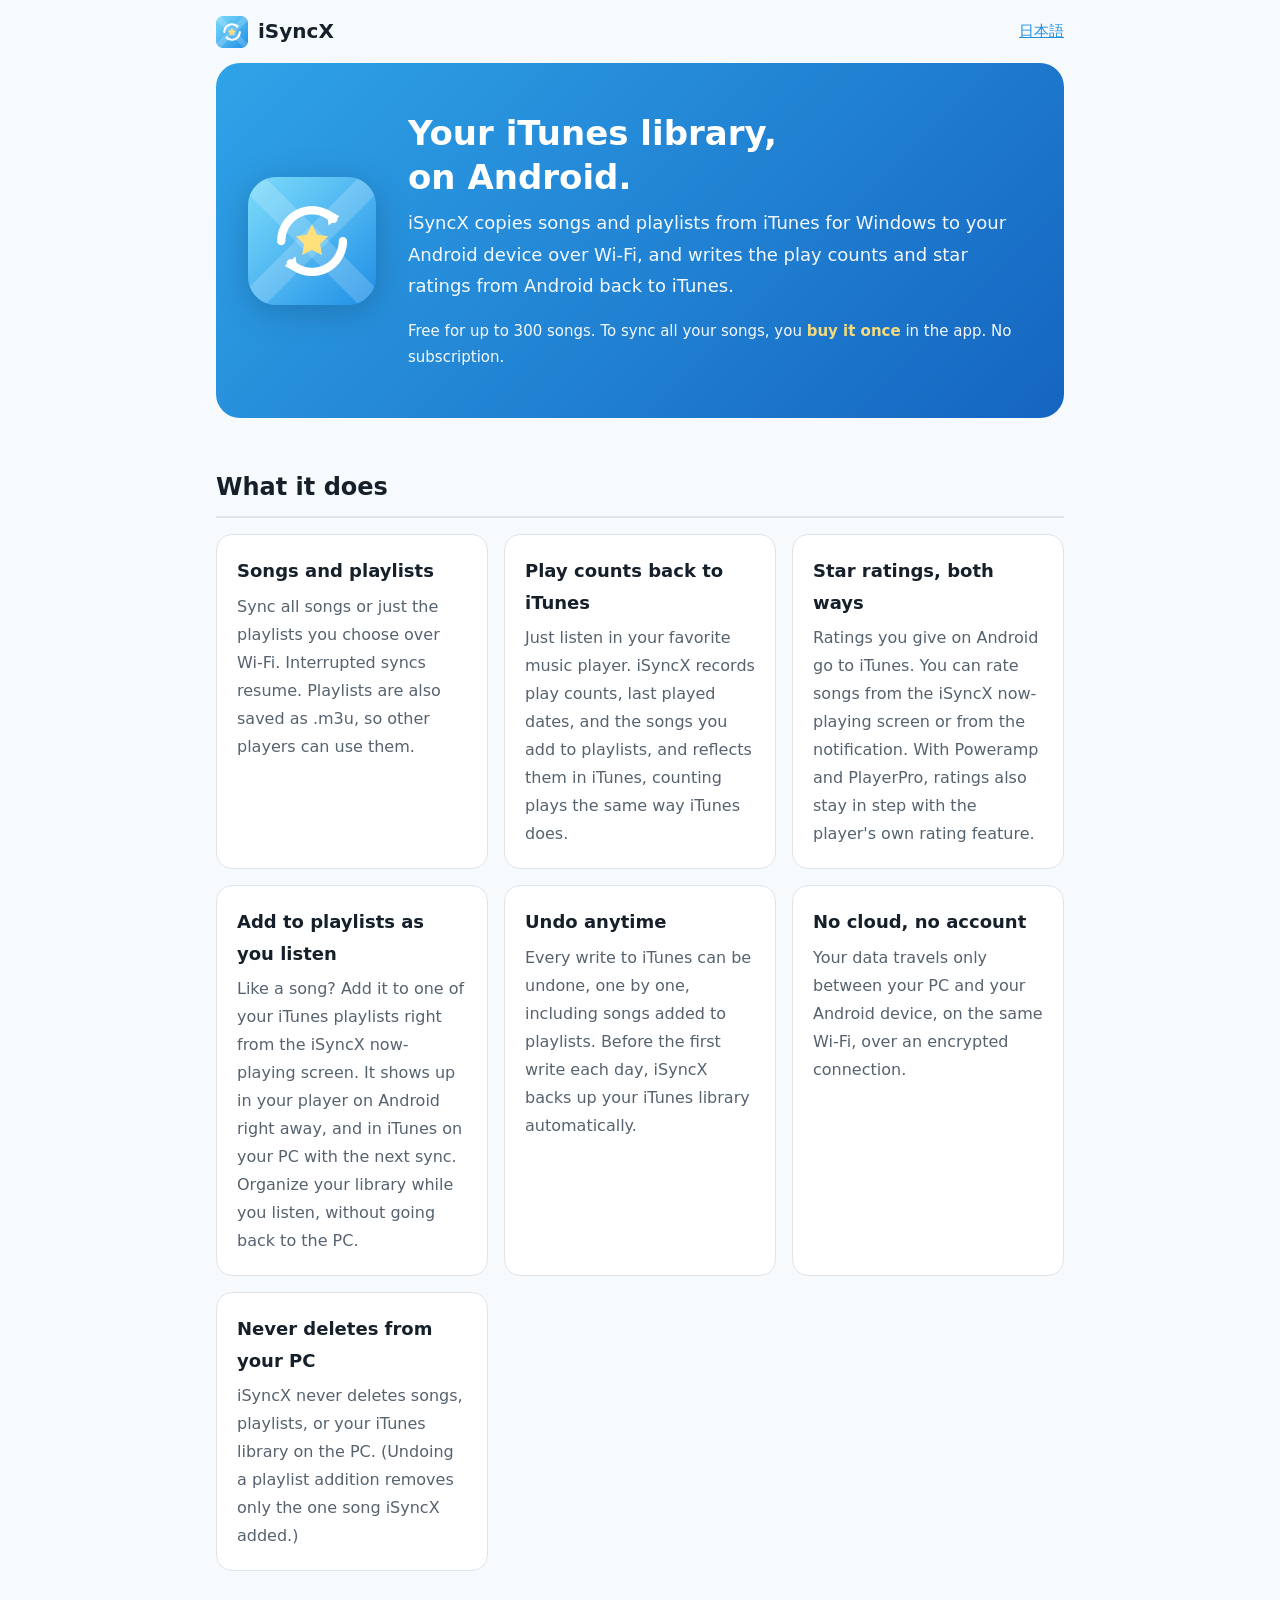
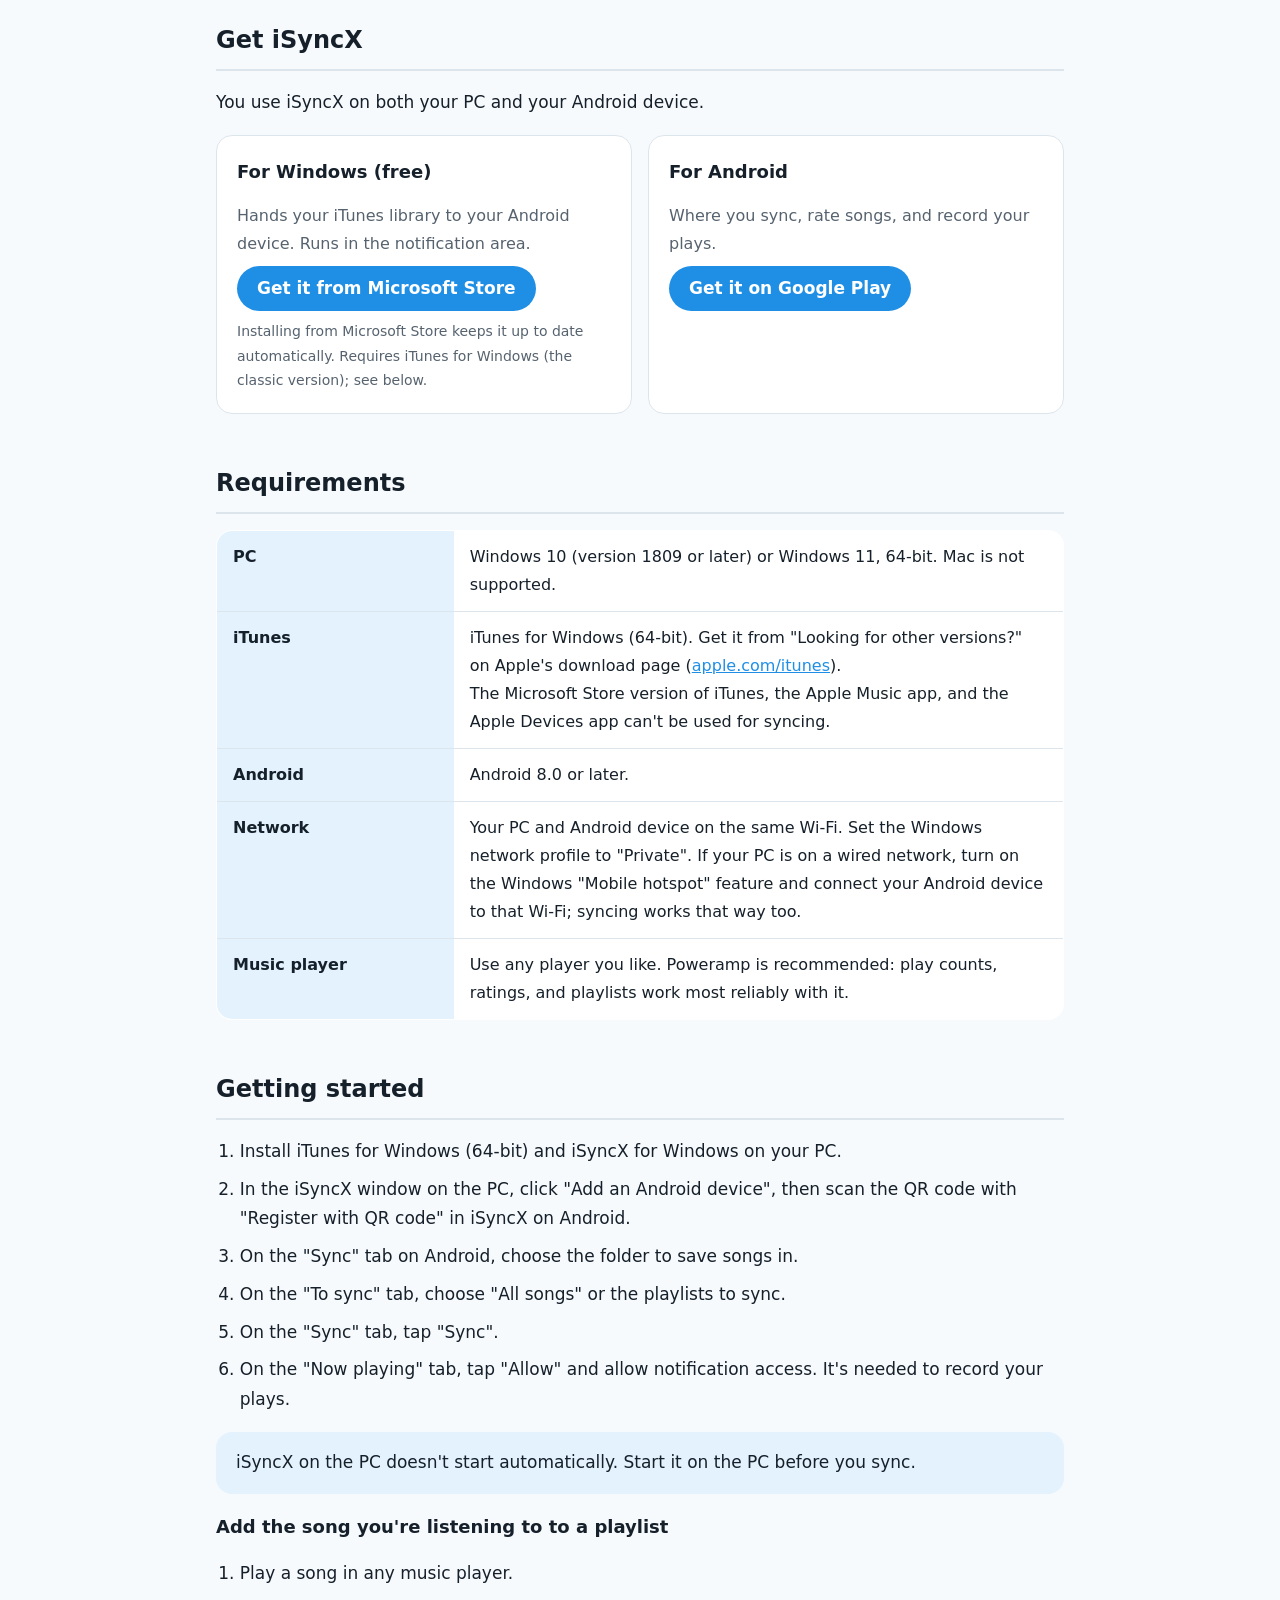
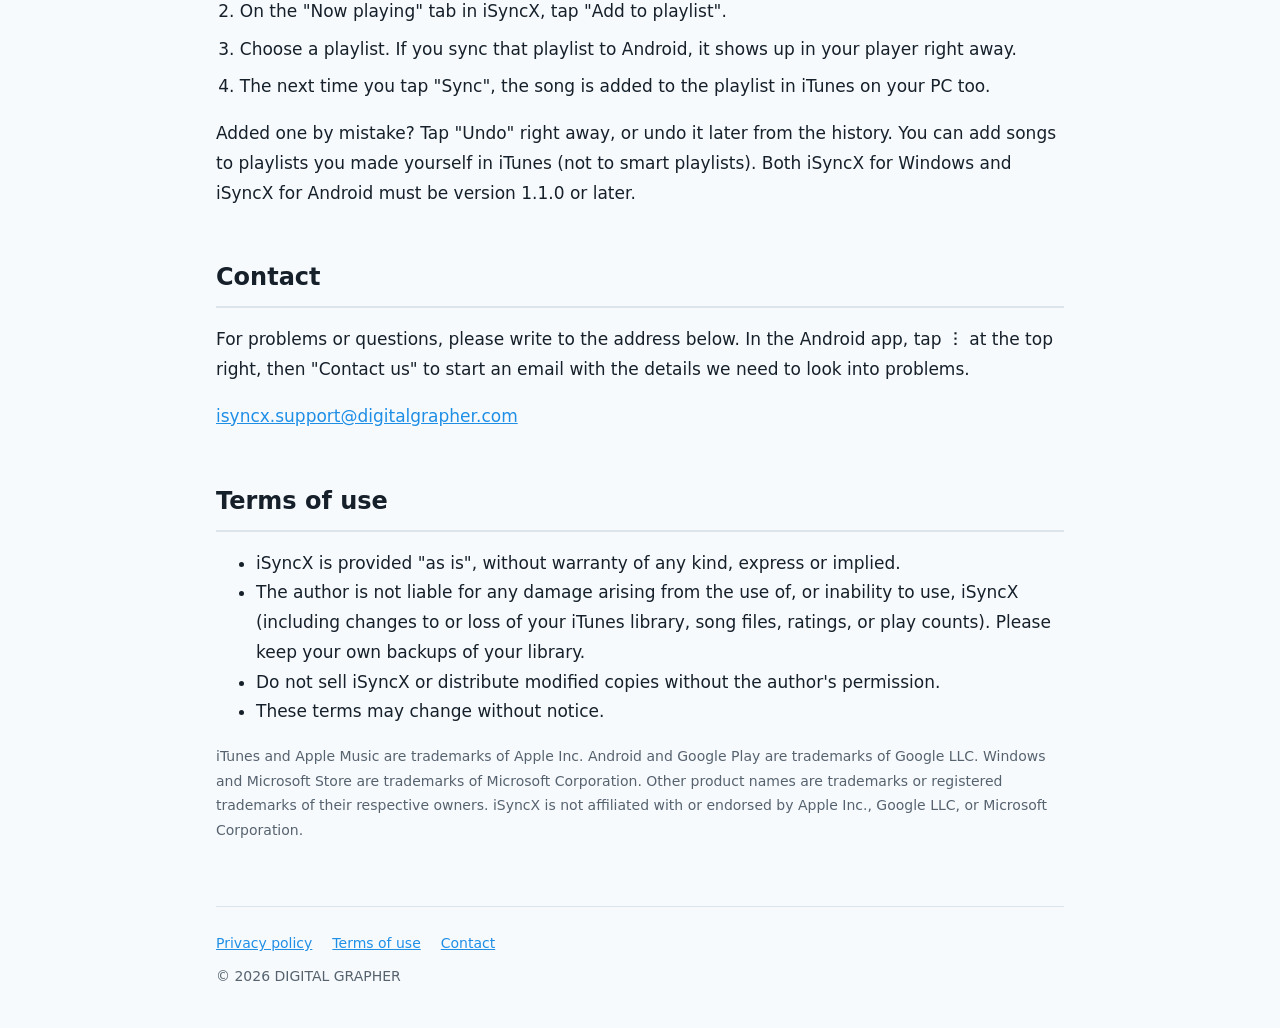
<file: index.html>
<!doctype html>
<html lang="en">
<head>
  <meta charset="utf-8">
  <meta name="viewport" content="width=device-width, initial-scale=1">
  <title>iSyncX</title>
  <link rel="icon" href="assets/favicon.png">
  <link rel="stylesheet" href="assets/style.css">
  <script>
    // 閲覧者の言語に合わせて振り分ける(日本語なら ja/、それ以外は en/)
    (function () {
      var langs = navigator.languages || [navigator.language || ""];
      var ja = langs.some(function (l) { return /^ja\b/i.test(l); });
      location.replace(ja ? "ja/" : "en/");
    })();
  </script>
</head>
<body>
  <main class="wrap" style="padding-top: 48px;">
    <p><a href="en/">English</a> · <a href="ja/">日本語</a></p>
  </main>
</body>
</html>
</file>
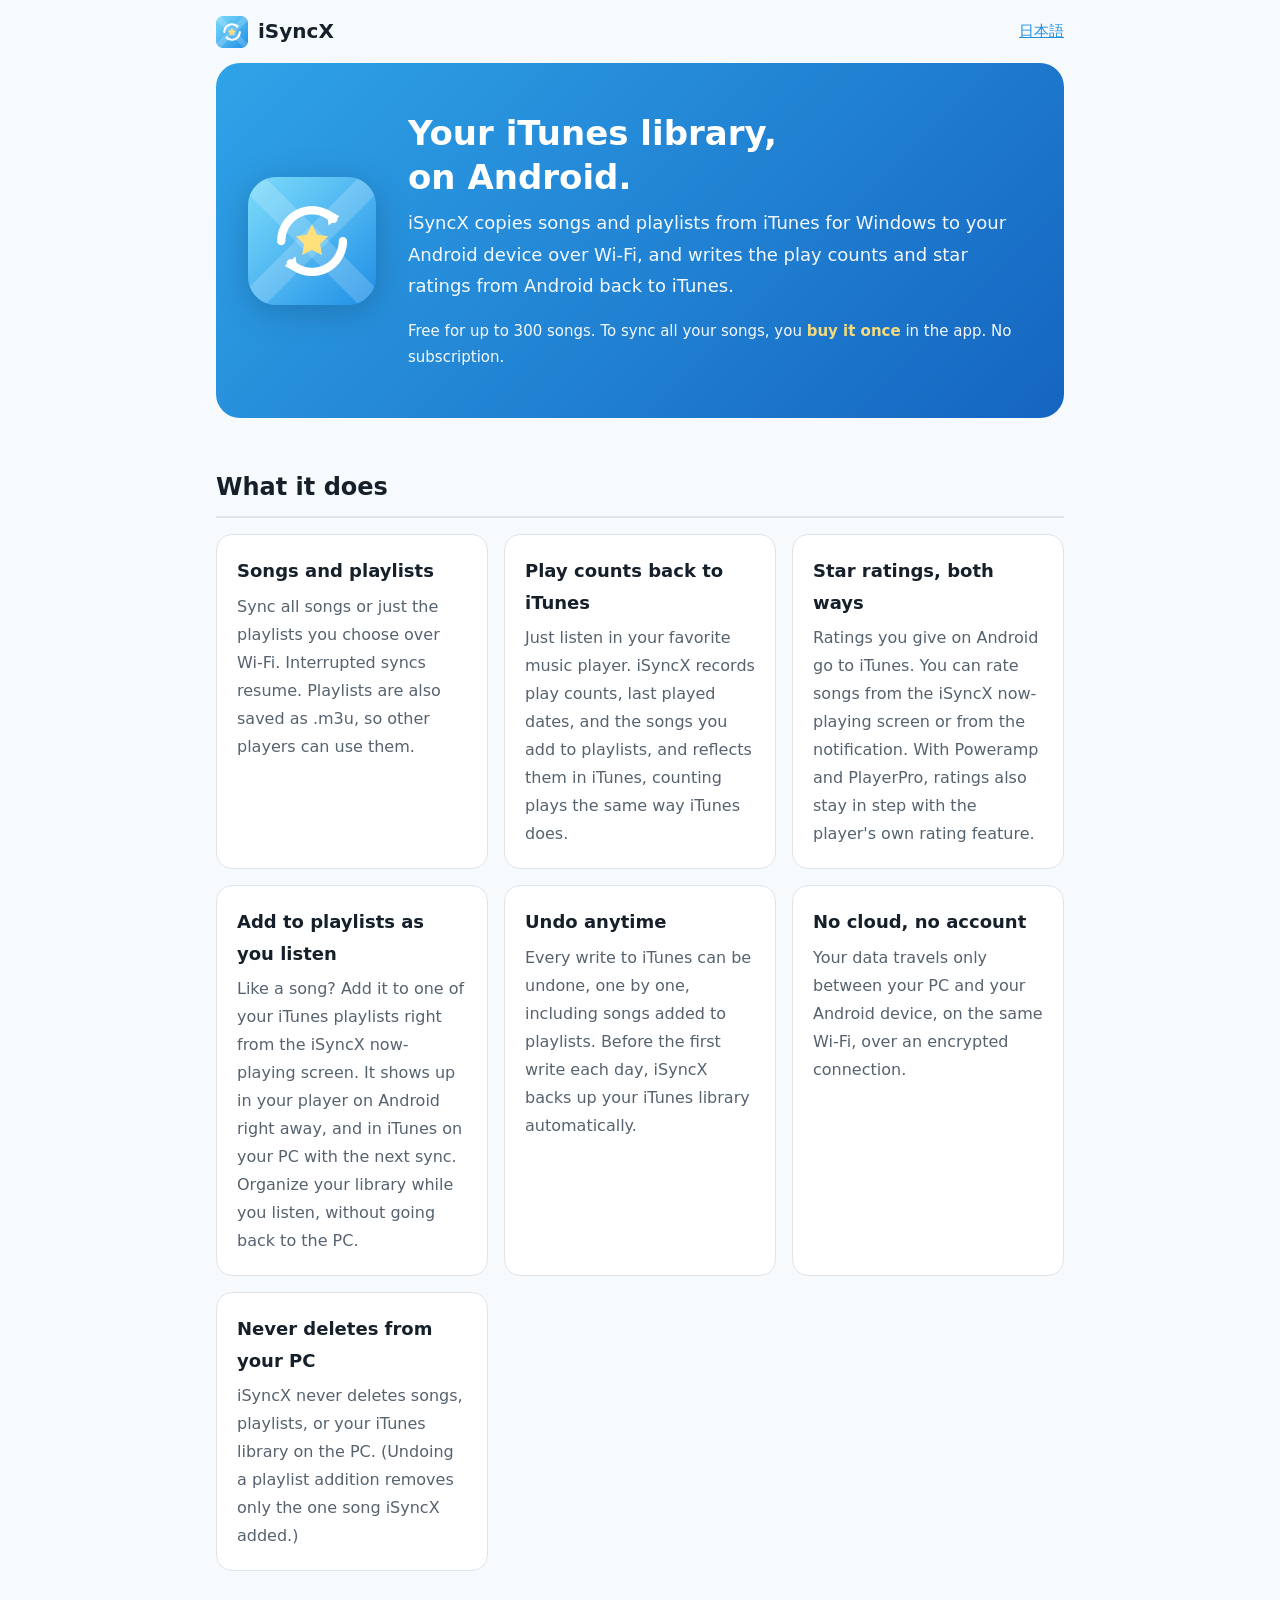
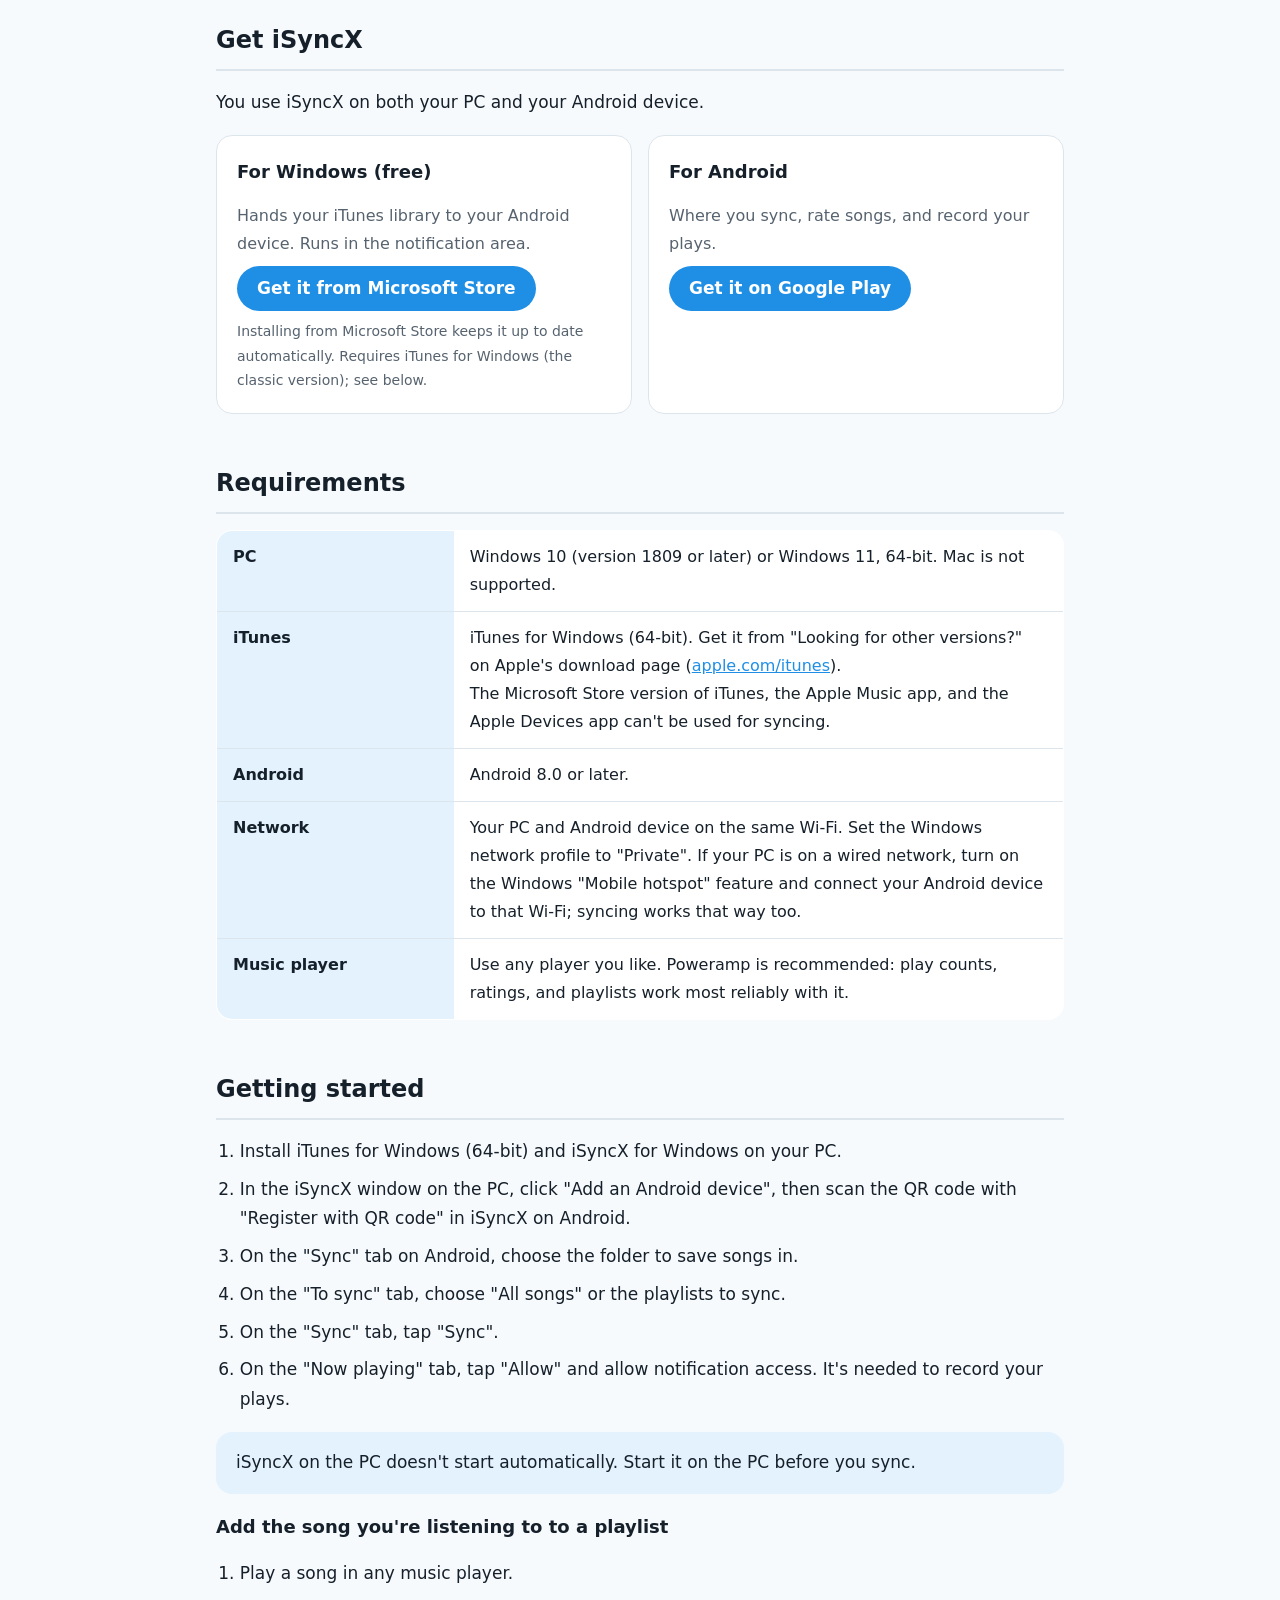
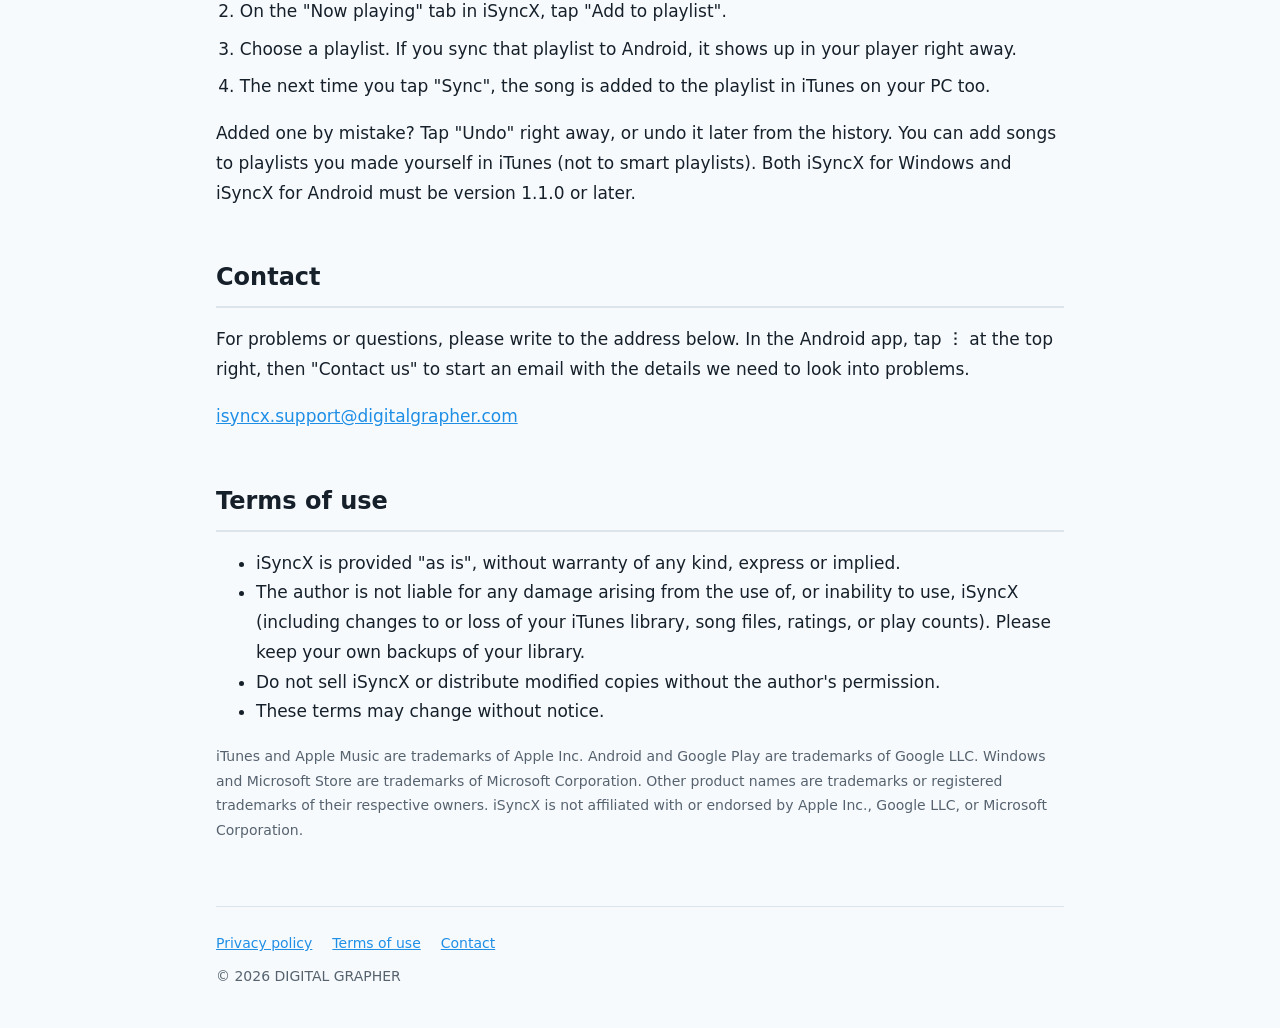
<file: en/index.html>
<!doctype html>
<html lang="en">
<head>
  <meta charset="utf-8">
  <meta name="viewport" content="width=device-width, initial-scale=1">
  <title>iSyncX — Sync iTunes with Android</title>
  <meta name="description" content="Sync songs and playlists from iTunes for Windows to Android over Wi-Fi, and write the play counts, star ratings, and playlist additions from Android back to iTunes.">
  <link rel="icon" href="../assets/favicon.png">
  <link rel="stylesheet" href="../assets/style.css">
  <link rel="alternate" hreflang="ja" href="../ja/">
</head>
<body>
  <div class="wrap">
    <header class="top">
      <a class="brand" href="./"><img src="../assets/icon.png" alt="">iSyncX</a>
      <a class="lang" href="../ja/">日本語</a>
    </header>

    <div class="hero">
      <img src="../assets/icon.png" alt="iSyncX icon">
      <div>
        <h1>Your iTunes library,<br>on Android.</h1>
        <p>iSyncX copies songs and playlists from iTunes for Windows to your Android device over Wi-Fi, and writes the play counts and star ratings from Android back to iTunes.</p>
        <p class="note">Free for up to 300 songs. To sync all your songs, you <strong>buy it once</strong> in the app. No subscription.</p>
      </div>
    </div>

    <section id="features">
      <h2>What it does</h2>
      <div class="grid">
        <div class="card">
          <h3>Songs and playlists</h3>
          <p>Sync all songs or just the playlists you choose over Wi-Fi. Interrupted syncs resume. Playlists are also saved as .m3u, so other players can use them.</p>
        </div>
        <div class="card">
          <h3>Play counts back to iTunes</h3>
          <p>Just listen in your favorite music player. iSyncX records play counts, last played dates, and the songs you add to playlists, and reflects them in iTunes, counting plays the same way iTunes does.</p>
        </div>
        <div class="card">
          <h3>Star ratings, both ways</h3>
          <p>Ratings you give on Android go to iTunes. You can rate songs from the iSyncX now-playing screen or from the notification. With Poweramp and PlayerPro, ratings also stay in step with the player's own rating feature.</p>
        </div>
        <div class="card">
          <h3>Add to playlists as you listen</h3>
          <p>Like a song? Add it to one of your iTunes playlists right from the iSyncX now-playing screen. It shows up in your player on Android right away, and in iTunes on your PC with the next sync. Organize your library while you listen, without going back to the PC.</p>
        </div>
        <div class="card">
          <h3>Undo anytime</h3>
          <p>Every write to iTunes can be undone, one by one, including songs added to playlists. Before the first write each day, iSyncX backs up your iTunes library automatically.</p>
        </div>
        <div class="card">
          <h3>No cloud, no account</h3>
          <p>Your data travels only between your PC and your Android device, on the same Wi-Fi, over an encrypted connection.</p>
        </div>
        <div class="card">
          <h3>Never deletes from your PC</h3>
          <p>iSyncX never deletes songs, playlists, or your iTunes library on the PC. (Undoing a playlist addition removes only the one song iSyncX added.)</p>
        </div>
      </div>
    </section>

    <section id="download">
      <h2>Get iSyncX</h2>
      <p>You use iSyncX on both your PC and your Android device.</p>
      <div class="get">
        <div class="card">
          <h3>For Windows (free)</h3>
          <p>Hands your iTunes library to your Android device. Runs in the notification area.</p>
          <a class="get-btn" href="https://apps.microsoft.com/detail/9NQ97N13VJSS">Get it from Microsoft Store</a>
          <p class="note-small">Installing from Microsoft Store keeps it up to date automatically. Requires iTunes for Windows (the classic version); see below.</p>
        </div>
        <div class="card">
          <h3>For Android</h3>
          <p>Where you sync, rate songs, and record your plays.</p>
          <a class="get-btn" href="https://play.google.com/store/apps/details?id=com.digitalgrapher.isyncx">Get it on Google Play</a>
        </div>
      </div>
    </section>

    <section id="requirements">
      <h2>Requirements</h2>
      <table>
        <tr><th>PC</th><td>Windows 10 (version 1809 or later) or Windows 11, 64-bit. Mac is not supported.</td></tr>
        <tr><th>iTunes</th><td>iTunes for Windows (64-bit). Get it from "Looking for other versions?" on Apple's download page (<a href="https://www.apple.com/itunes/">apple.com/itunes</a>).<br>The Microsoft Store version of iTunes, the Apple Music app, and the Apple Devices app can't be used for syncing.</td></tr>
        <tr><th>Android</th><td>Android 8.0 or later.</td></tr>
        <tr><th>Network</th><td>Your PC and Android device on the same Wi-Fi. Set the Windows network profile to "Private". If your PC is on a wired network, turn on the Windows "Mobile hotspot" feature and connect your Android device to that Wi-Fi; syncing works that way too.</td></tr>
        <tr><th>Music player</th><td>Use any player you like. Poweramp is recommended: play counts, ratings, and playlists work most reliably with it.</td></tr>
      </table>
    </section>

    <section id="start">
      <h2>Getting started</h2>
      <ol class="steps">
        <li>Install iTunes for Windows (64-bit) and iSyncX for Windows on your PC.</li>
        <li>In the iSyncX window on the PC, click "Add an Android device", then scan the QR code with "Register with QR code" in iSyncX on Android.</li>
        <li>On the "Sync" tab on Android, choose the folder to save songs in.</li>
        <li>On the "To sync" tab, choose "All songs" or the playlists to sync.</li>
        <li>On the "Sync" tab, tap "Sync".</li>
        <li>On the "Now playing" tab, tap "Allow" and allow notification access. It's needed to record your plays.</li>
      </ol>
      <p class="callout">iSyncX on the PC doesn't start automatically. Start it on the PC before you sync.</p>

      <h3>Add the song you're listening to to a playlist</h3>
      <ol class="steps">
        <li>Play a song in any music player.</li>
        <li>On the "Now playing" tab in iSyncX, tap "Add to playlist".</li>
        <li>Choose a playlist. If you sync that playlist to Android, it shows up in your player right away.</li>
        <li>The next time you tap "Sync", the song is added to the playlist in iTunes on your PC too.</li>
      </ol>
      <p>Added one by mistake? Tap "Undo" right away, or undo it later from the history. You can add songs to playlists you made yourself in iTunes (not to smart playlists). Both iSyncX for Windows and iSyncX for Android must be version 1.1.0 or later.</p>
    </section>

    <section id="support">
      <h2>Contact</h2>
      <p>For problems or questions, please write to the address below. In the Android app, tap ︙ at the top right, then "Contact us" to start an email with the details we need to look into problems.</p>
      <p><a href="mailto:isyncx.support@digitalgrapher.com">isyncx.support@digitalgrapher.com</a></p>
    </section>

    <section id="terms">
      <h2>Terms of use</h2>
      <ul>
        <li>iSyncX is provided "as is", without warranty of any kind, express or implied.</li>
        <li>The author is not liable for any damage arising from the use of, or inability to use, iSyncX (including changes to or loss of your iTunes library, song files, ratings, or play counts). Please keep your own backups of your library.</li>
        <li>Do not sell iSyncX or distribute modified copies without the author's permission.</li>
        <li>These terms may change without notice.</li>
      </ul>
      <p class="small">iTunes and Apple Music are trademarks of Apple Inc. Android and Google Play are trademarks of Google LLC. Windows and Microsoft Store are trademarks of Microsoft Corporation. Other product names are trademarks or registered trademarks of their respective owners. iSyncX is not affiliated with or endorsed by Apple Inc., Google LLC, or Microsoft Corporation.</p>
    </section>

    <footer>
      <nav>
        <a href="privacy.html">Privacy policy</a>
        <a href="#terms">Terms of use</a>
        <a href="#support">Contact</a>
      </nav>
      © 2026 DIGITAL GRAPHER
    </footer>
  </div>
</body>
</html>
</file>
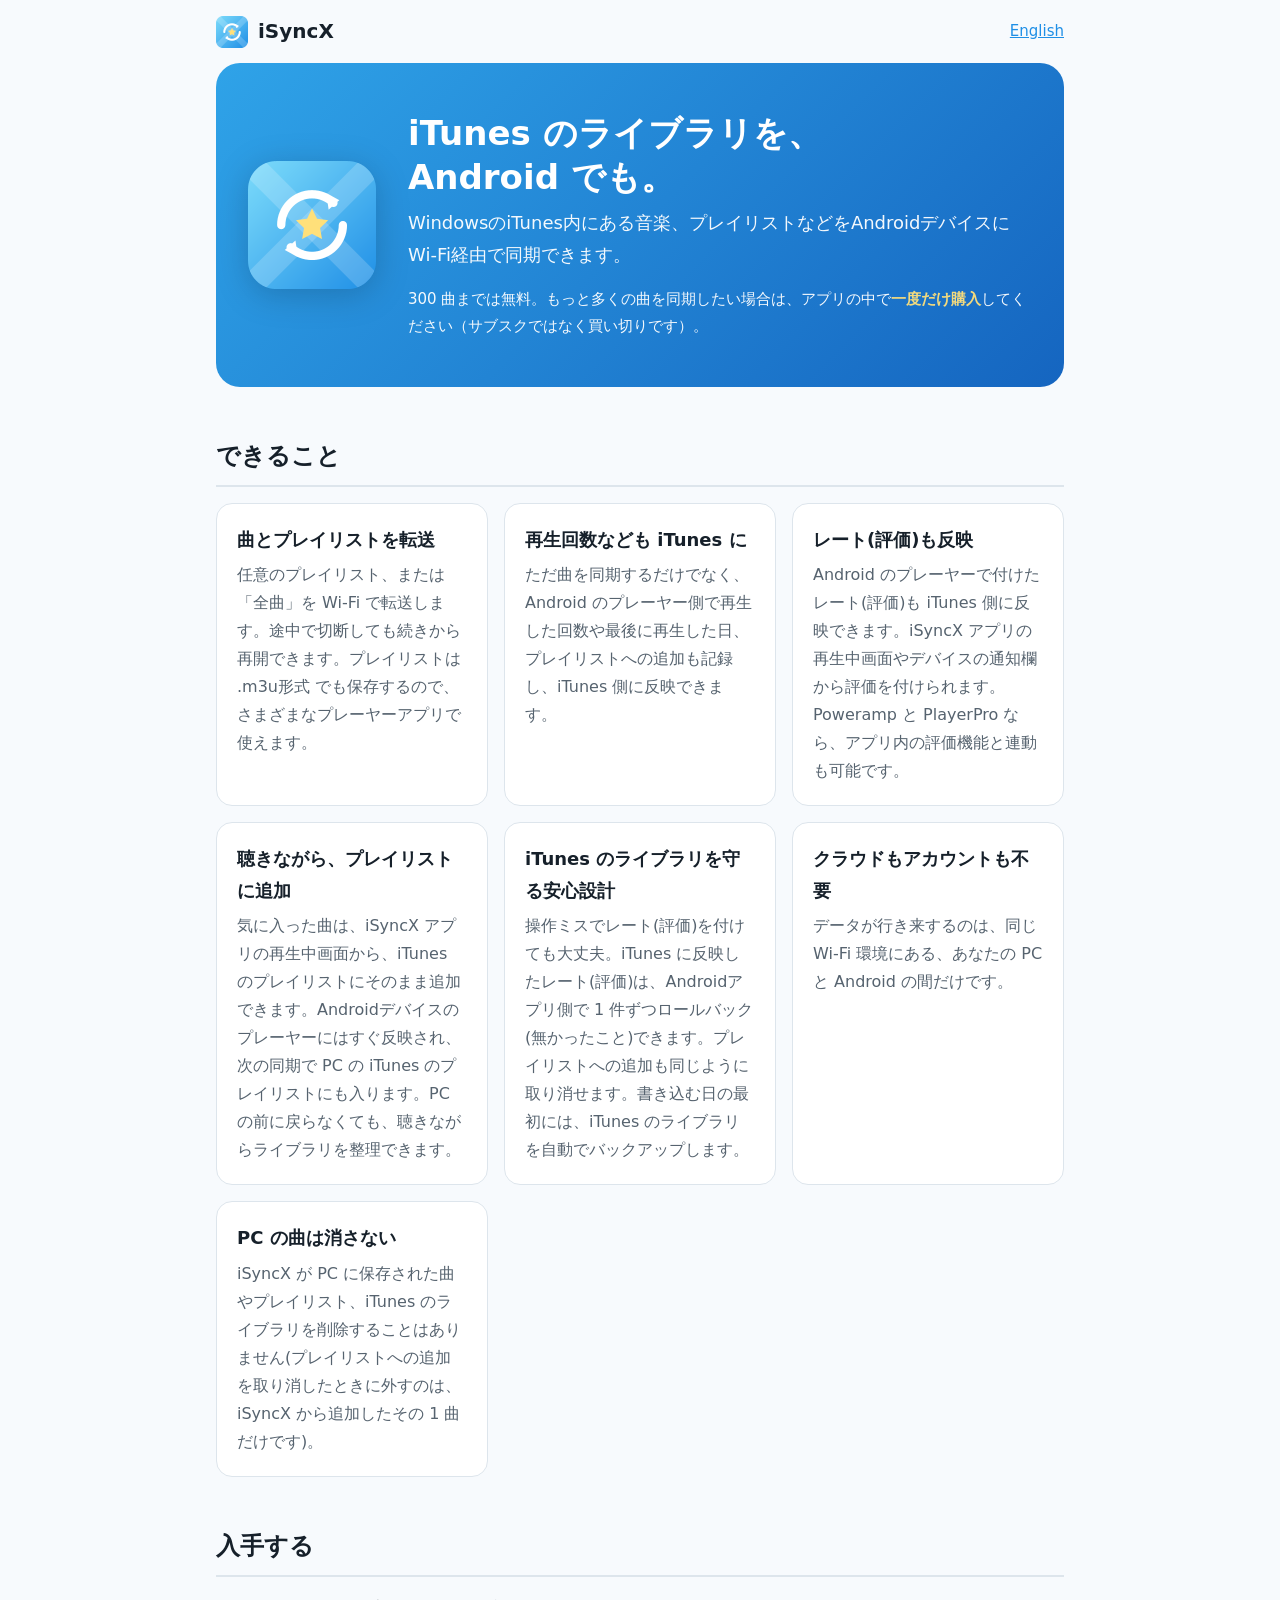
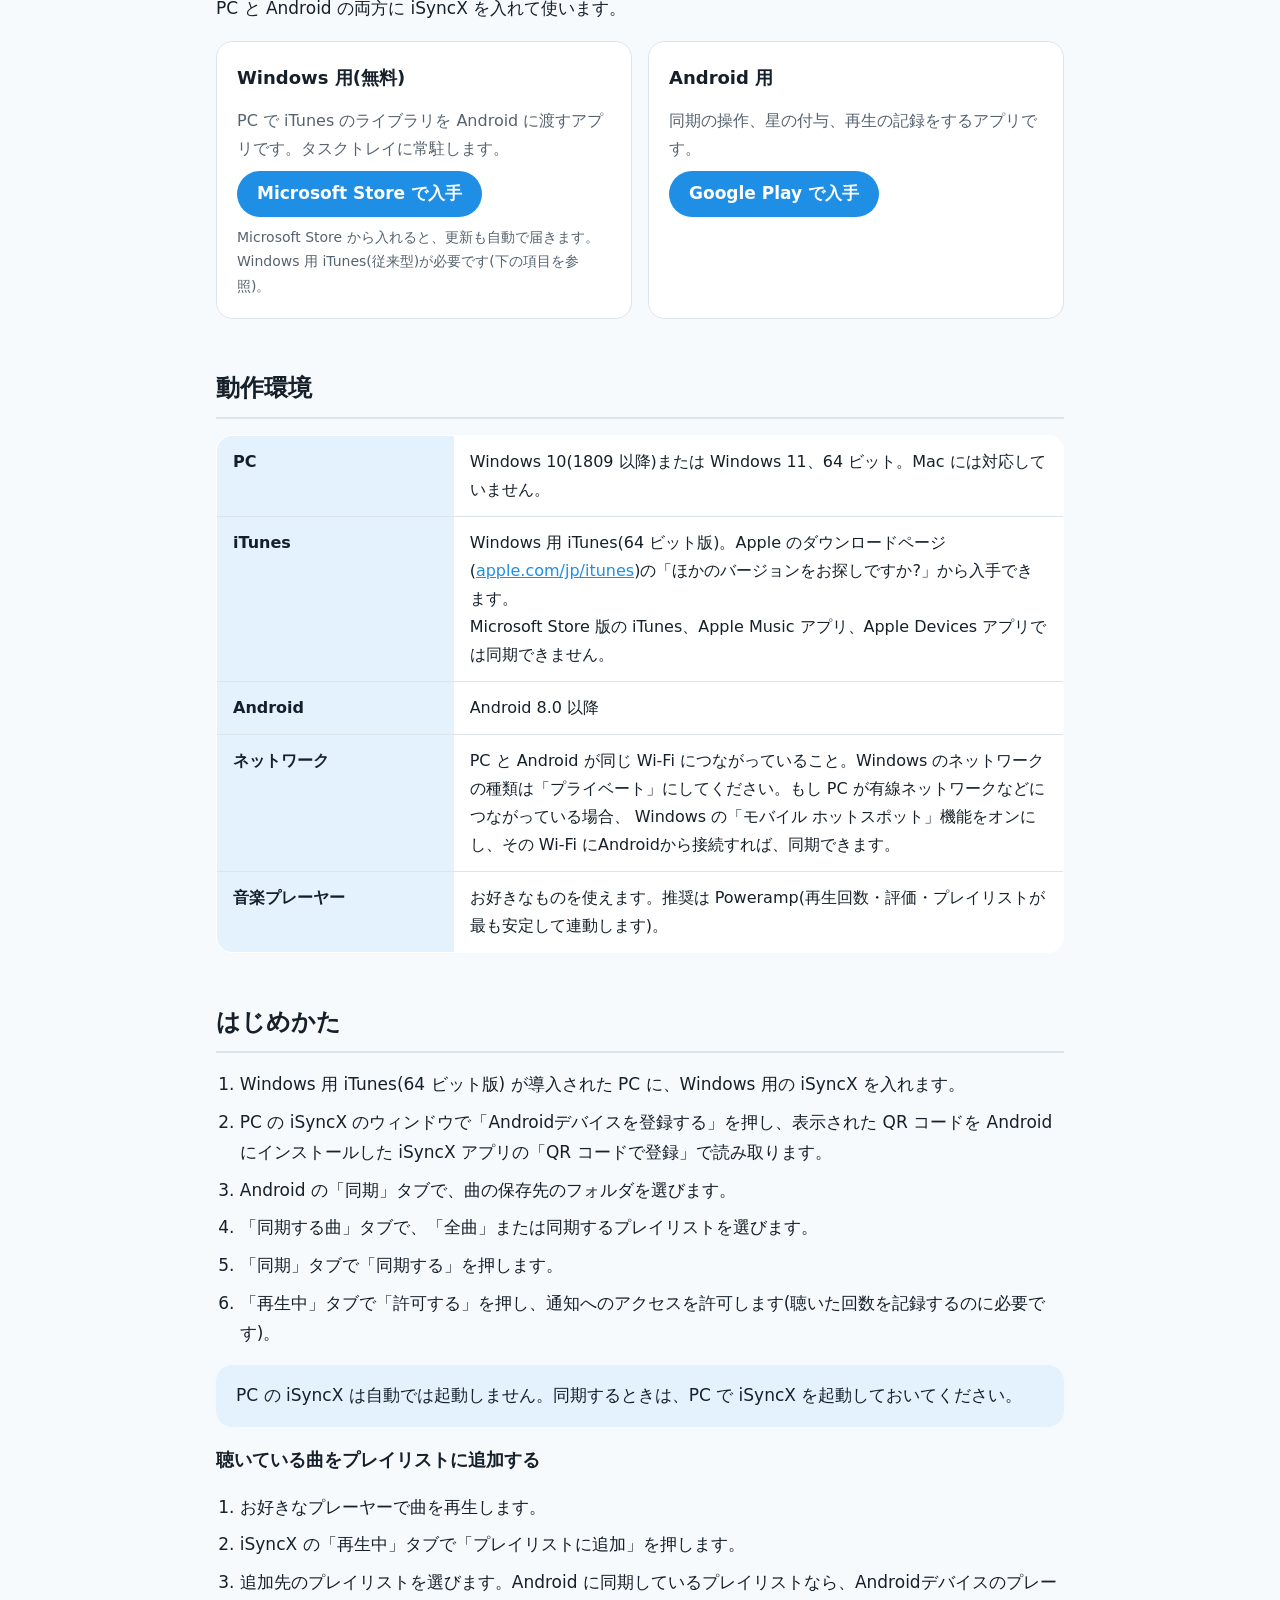
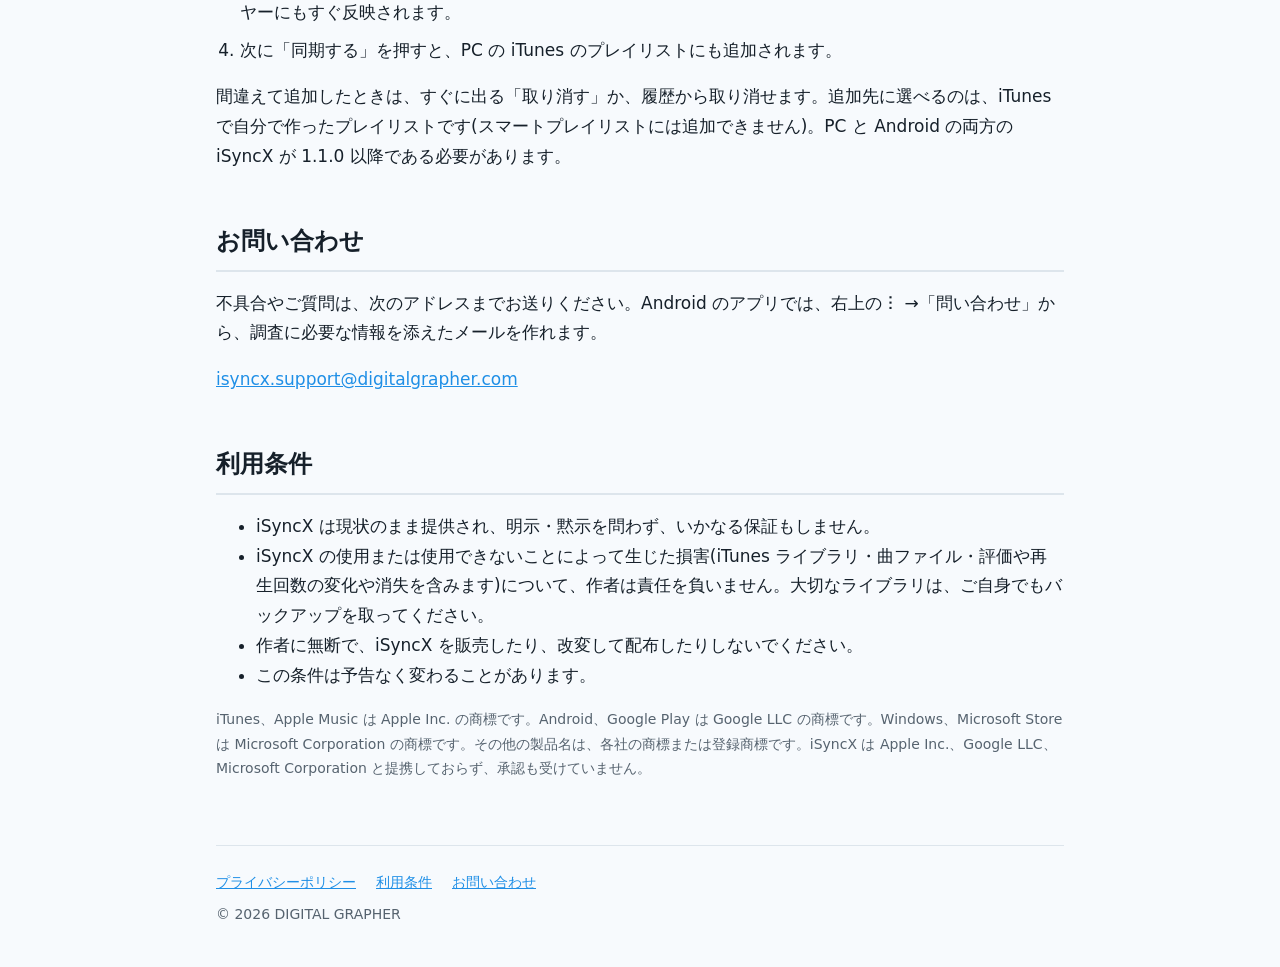
<file: ja/index.html>
<!doctype html>
<html lang="ja">
<head>
  <meta charset="utf-8">
  <meta name="viewport" content="width=device-width, initial-scale=1">
  <title>iSyncX — iTunes と Android の同期アプリ</title>
  <meta name="description" content="Windows の iTunes の楽曲とプレイリストを Wi-Fi で Android に入れ、Android で聴いた回数・付けた星・プレイリストへの追加を iTunes に書き戻す同期アプリ。">
  <link rel="icon" href="../assets/favicon.png">
  <link rel="stylesheet" href="../assets/style.css">
  <link rel="alternate" hreflang="en" href="../en/">
</head>
<body>
  <div class="wrap">
    <header class="top">
      <a class="brand" href="./"><img src="../assets/icon.png" alt="">iSyncX</a>
      <a class="lang" href="../en/">English</a>
    </header>

    <div class="hero">
      <img src="../assets/icon.png" alt="iSyncX のアイコン">
      <div>
        <h1>iTunes のライブラリを、<br>Android でも。</h1>
        <p>WindowsのiTunes内にある音楽、プレイリストなどをAndroidデバイスにWi-Fi経由で同期できます。</p>
        <p class="note">300 曲までは無料。もっと多くの曲を同期したい場合は、アプリの中で<strong>一度だけ購入</strong>してください（サブスクではなく買い切りです）。</p>
      </div>
    </div>

    <section id="features">
      <h2>できること</h2>
      <div class="grid">
        <div class="card">
          <h3>曲とプレイリストを転送</h3>
          <p>任意のプレイリスト、または「全曲」を Wi-Fi で転送します。途中で切断しても続きから再開できます。プレイリストは .m3u形式 でも保存するので、さまざまなプレーヤーアプリで使えます。</p>
        </div>
        <div class="card">
          <h3>再生回数なども iTunes に</h3>
          <p>ただ曲を同期するだけでなく、Android のプレーヤー側で再生した回数や最後に再生した日、プレイリストへの追加も記録し、iTunes 側に反映できます。</p>
        </div>
        <div class="card">
          <h3>レート(評価)も反映</h3>
          <p>Android のプレーヤーで付けたレート(評価)も iTunes 側に反映できます。iSyncX アプリの再生中画面やデバイスの通知欄から評価を付けられます。Poweramp と PlayerPro なら、アプリ内の評価機能と連動も可能です。</p>
        </div>
        <div class="card">
          <h3>聴きながら、プレイリストに追加</h3>
          <p>気に入った曲は、iSyncX アプリの再生中画面から、iTunes のプレイリストにそのまま追加できます。Androidデバイスのプレーヤーにはすぐ反映され、次の同期で PC の iTunes のプレイリストにも入ります。PC の前に戻らなくても、聴きながらライブラリを整理できます。</p>
        </div>
        <div class="card">
          <h3>iTunes のライブラリを守る安心設計</h3>
          <p>操作ミスでレート(評価)を付けても大丈夫。iTunes に反映したレート(評価)は、Androidアプリ側で 1 件ずつロールバック(無かったこと)できます。プレイリストへの追加も同じように取り消せます。書き込む日の最初には、iTunes のライブラリを自動でバックアップします。</p>
        </div>
        <div class="card">
          <h3>クラウドもアカウントも不要</h3>
          <p>データが行き来するのは、同じ Wi-Fi 環境にある、あなたの PC と Android の間だけです。</p>
        </div>
        <div class="card">
          <h3>PC の曲は消さない</h3>
          <p>iSyncX が PC に保存された曲やプレイリスト、iTunes のライブラリを削除することはありません(プレイリストへの追加を取り消したときに外すのは、iSyncX から追加したその 1 曲だけです)。</p>
        </div>
      </div>
    </section>

    <section id="download">
      <h2>入手する</h2>
      <p>PC と Android の両方に iSyncX を入れて使います。</p>
      <div class="get">
        <div class="card">
          <h3>Windows 用(無料)</h3>
          <p>PC で iTunes のライブラリを Android に渡すアプリです。タスクトレイに常駐します。</p>
          <a class="get-btn" href="https://apps.microsoft.com/detail/9NQ97N13VJSS">Microsoft Store で入手</a>
          <p class="note-small">Microsoft Store から入れると、更新も自動で届きます。Windows 用 iTunes(従来型)が必要です(下の項目を参照)。</p>
        </div>
        <div class="card">
          <h3>Android 用</h3>
          <p>同期の操作、星の付与、再生の記録をするアプリです。</p>
          <a class="get-btn" href="https://play.google.com/store/apps/details?id=com.digitalgrapher.isyncx">Google Play で入手</a>
        </div>
      </div>
    </section>

    <section id="requirements">
      <h2>動作環境</h2>
      <table>
        <tr><th>PC</th><td>Windows 10(1809 以降)または Windows 11、64 ビット。Mac には対応していません。</td></tr>
        <tr><th>iTunes</th><td>Windows 用 iTunes(64 ビット版)。Apple のダウンロードページ(<a href="https://www.apple.com/jp/itunes/">apple.com/jp/itunes</a>)の「ほかのバージョンをお探しですか?」から入手できます。<br>Microsoft Store 版の iTunes、Apple Music アプリ、Apple Devices アプリでは同期できません。</td></tr>
        <tr><th>Android</th><td>Android 8.0 以降</td></tr>
        <tr><th>ネットワーク</th><td>PC と Android が同じ Wi-Fi につながっていること。Windows のネットワークの種類は「プライベート」にしてください。もし PC が有線ネットワークなどにつながっている場合、 Windows の「モバイル ホットスポット」機能をオンにし、その Wi-Fi にAndroidから接続すれば、同期できます。</td></tr>
        <tr><th>音楽プレーヤー</th><td>お好きなものを使えます。推奨は Poweramp(再生回数・評価・プレイリストが最も安定して連動します)。</td></tr>
      </table>
    </section>

    <section id="start">
      <h2>はじめかた</h2>
      <ol class="steps">
        <li>Windows 用 iTunes(64 ビット版) が導入された PC に、Windows 用の iSyncX を入れます。</li>
        <li>PC の iSyncX のウィンドウで「Androidデバイスを登録する」を押し、表示された QR コードを Android にインストールした iSyncX アプリの「QR コードで登録」で読み取ります。</li>
        <li>Android の「同期」タブで、曲の保存先のフォルダを選びます。</li>
        <li>「同期する曲」タブで、「全曲」または同期するプレイリストを選びます。</li>
        <li>「同期」タブで「同期する」を押します。</li>
        <li>「再生中」タブで「許可する」を押し、通知へのアクセスを許可します(聴いた回数を記録するのに必要です)。</li>
      </ol>
      <p class="callout">PC の iSyncX は自動では起動しません。同期するときは、PC で iSyncX を起動しておいてください。</p>

      <h3>聴いている曲をプレイリストに追加する</h3>
      <ol class="steps">
        <li>お好きなプレーヤーで曲を再生します。</li>
        <li>iSyncX の「再生中」タブで「プレイリストに追加」を押します。</li>
        <li>追加先のプレイリストを選びます。Android に同期しているプレイリストなら、Androidデバイスのプレーヤーにもすぐ反映されます。</li>
        <li>次に「同期する」を押すと、PC の iTunes のプレイリストにも追加されます。</li>
      </ol>
      <p>間違えて追加したときは、すぐに出る「取り消す」か、履歴から取り消せます。追加先に選べるのは、iTunes で自分で作ったプレイリストです(スマートプレイリストには追加できません)。PC と Android の両方の iSyncX が 1.1.0 以降である必要があります。</p>
    </section>

    <section id="support">
      <h2>お問い合わせ</h2>
      <p>不具合やご質問は、次のアドレスまでお送りください。Android のアプリでは、右上の︙ →「問い合わせ」から、調査に必要な情報を添えたメールを作れます。</p>
      <p><a href="mailto:isyncx.support@digitalgrapher.com">isyncx.support@digitalgrapher.com</a></p>
    </section>

    <section id="terms">
      <h2>利用条件</h2>
      <ul>
        <li>iSyncX は現状のまま提供され、明示・黙示を問わず、いかなる保証もしません。</li>
        <li>iSyncX の使用または使用できないことによって生じた損害(iTunes ライブラリ・曲ファイル・評価や再生回数の変化や消失を含みます)について、作者は責任を負いません。大切なライブラリは、ご自身でもバックアップを取ってください。</li>
        <li>作者に無断で、iSyncX を販売したり、改変して配布したりしないでください。</li>
        <li>この条件は予告なく変わることがあります。</li>
      </ul>
      <p class="small">iTunes、Apple Music は Apple Inc. の商標です。Android、Google Play は Google LLC の商標です。Windows、Microsoft Store は Microsoft Corporation の商標です。その他の製品名は、各社の商標または登録商標です。iSyncX は Apple Inc.、Google LLC、Microsoft Corporation と提携しておらず、承認も受けていません。</p>
    </section>

    <footer>
      <nav>
        <a href="privacy.html">プライバシーポリシー</a>
        <a href="#terms">利用条件</a>
        <a href="#support">お問い合わせ</a>
      </nav>
      © 2026 DIGITAL GRAPHER
    </footer>
  </div>
</body>
</html>
</file>
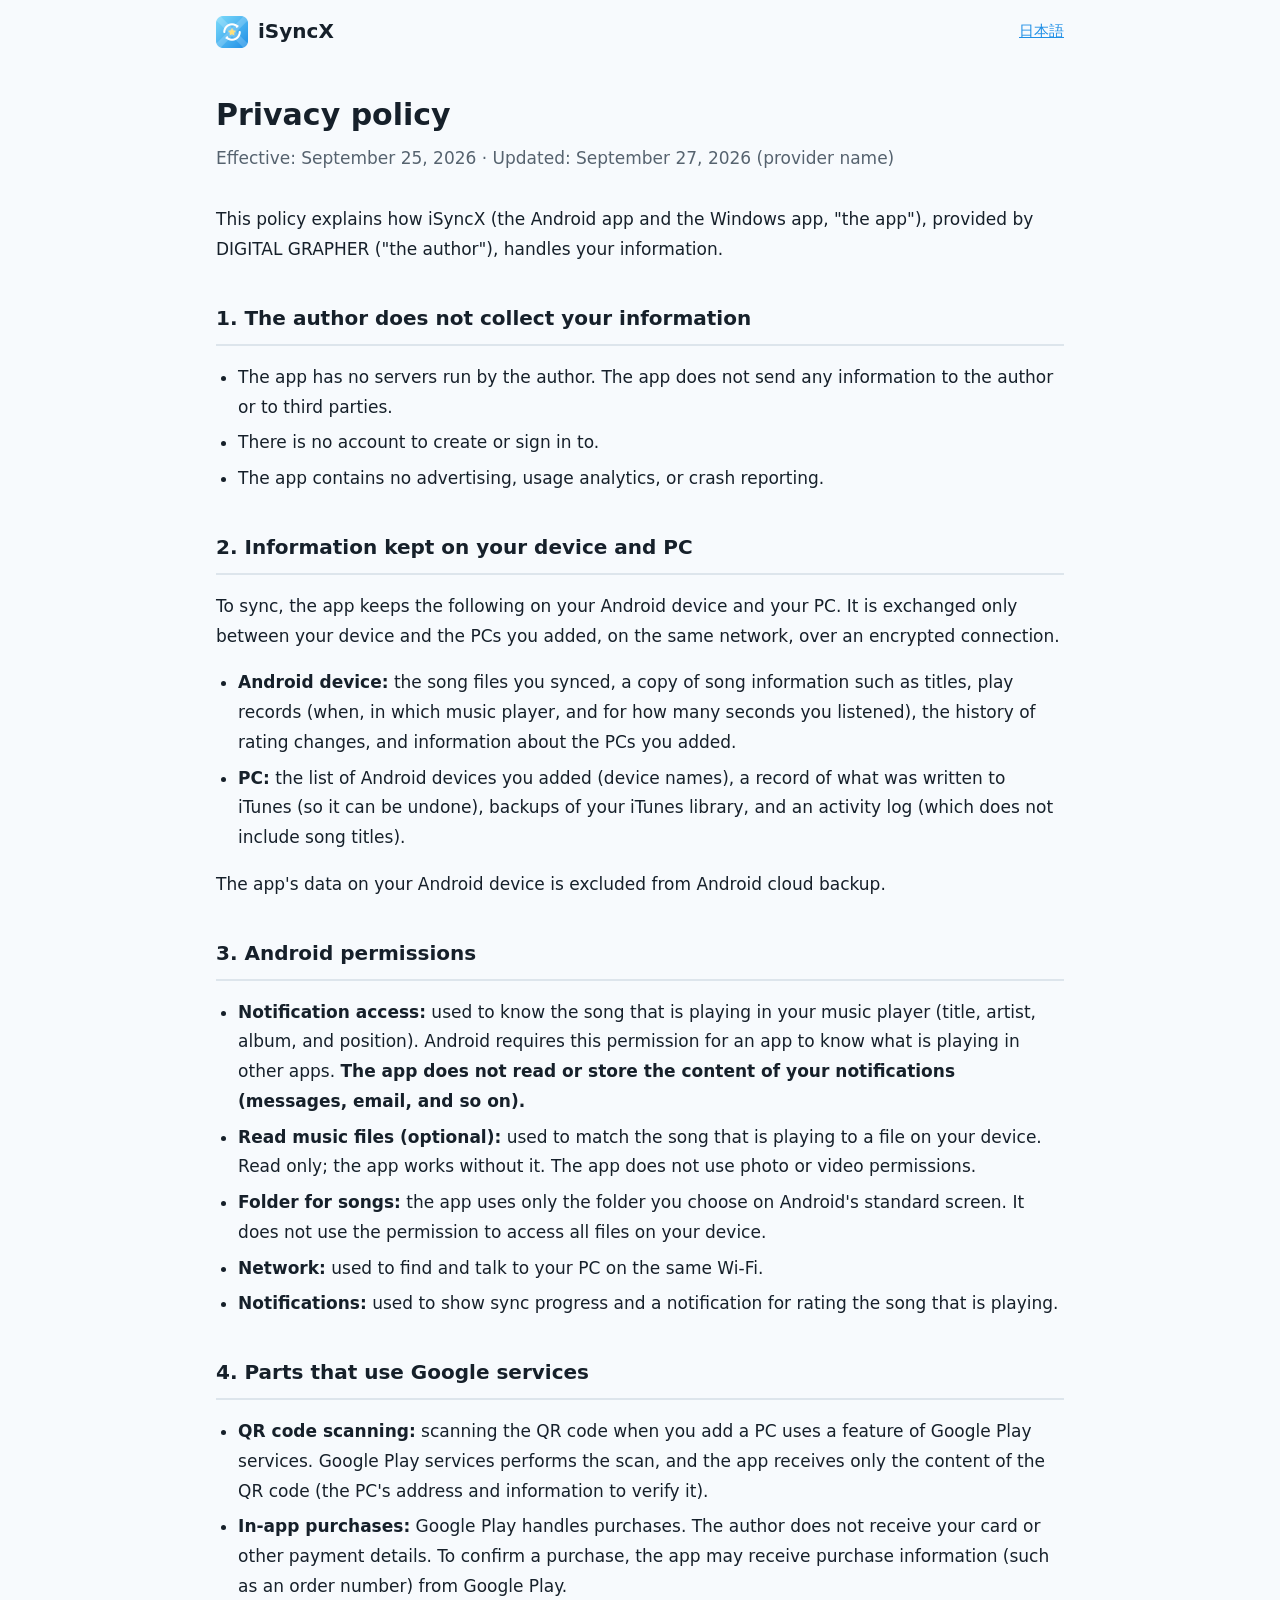
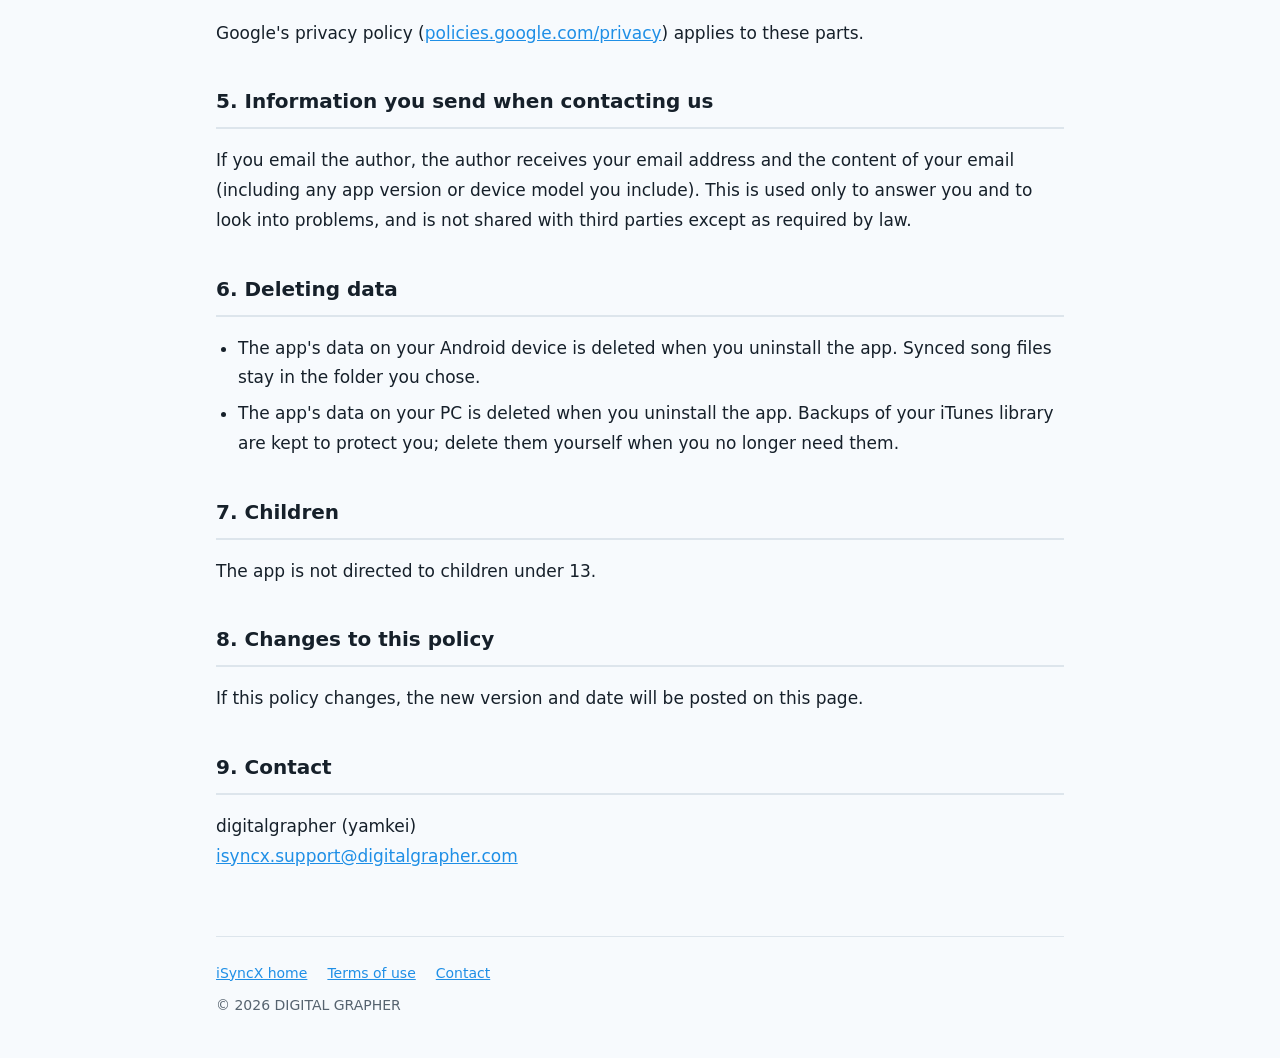
<file: en/privacy.html>
<!doctype html>
<html lang="en">
<head>
  <meta charset="utf-8">
  <meta name="viewport" content="width=device-width, initial-scale=1">
  <title>Privacy policy — iSyncX</title>
  <link rel="icon" href="../assets/favicon.png">
  <link rel="stylesheet" href="../assets/style.css">
  <link rel="alternate" hreflang="ja" href="../ja/privacy.html">
</head>
<body>
  <div class="wrap">
    <header class="top">
      <a class="brand" href="./"><img src="../assets/icon.png" alt="">iSyncX</a>
      <a class="lang" href="../ja/privacy.html">日本語</a>
    </header>

    <main class="doc">
      <h1>Privacy policy</h1>
      <p class="date">Effective: September 25, 2026 · Updated: September 27, 2026 (provider name)</p>

      <p>This policy explains how iSyncX (the Android app and the Windows app, "the app"), provided by DIGITAL GRAPHER ("the author"), handles your information.</p>

      <h2>1. The author does not collect your information</h2>
      <ul>
        <li>The app has no servers run by the author. The app does not send any information to the author or to third parties.</li>
        <li>There is no account to create or sign in to.</li>
        <li>The app contains no advertising, usage analytics, or crash reporting.</li>
      </ul>

      <h2>2. Information kept on your device and PC</h2>
      <p>To sync, the app keeps the following on your Android device and your PC. It is exchanged only between your device and the PCs you added, on the same network, over an encrypted connection.</p>
      <ul>
        <li><strong>Android device:</strong> the song files you synced, a copy of song information such as titles, play records (when, in which music player, and for how many seconds you listened), the history of rating changes, and information about the PCs you added.</li>
        <li><strong>PC:</strong> the list of Android devices you added (device names), a record of what was written to iTunes (so it can be undone), backups of your iTunes library, and an activity log (which does not include song titles).</li>
      </ul>
      <p>The app's data on your Android device is excluded from Android cloud backup.</p>

      <h2>3. Android permissions</h2>
      <ul>
        <li><strong>Notification access:</strong> used to know the song that is playing in your music player (title, artist, album, and position). Android requires this permission for an app to know what is playing in other apps. <strong>The app does not read or store the content of your notifications (messages, email, and so on).</strong></li>
        <li><strong>Read music files (optional):</strong> used to match the song that is playing to a file on your device. Read only; the app works without it. The app does not use photo or video permissions.</li>
        <li><strong>Folder for songs:</strong> the app uses only the folder you choose on Android's standard screen. It does not use the permission to access all files on your device.</li>
        <li><strong>Network:</strong> used to find and talk to your PC on the same Wi-Fi.</li>
        <li><strong>Notifications:</strong> used to show sync progress and a notification for rating the song that is playing.</li>
      </ul>

      <h2>4. Parts that use Google services</h2>
      <ul>
        <li><strong>QR code scanning:</strong> scanning the QR code when you add a PC uses a feature of Google Play services. Google Play services performs the scan, and the app receives only the content of the QR code (the PC's address and information to verify it).</li>
        <li><strong>In-app purchases:</strong> Google Play handles purchases. The author does not receive your card or other payment details. To confirm a purchase, the app may receive purchase information (such as an order number) from Google Play.</li>
      </ul>
      <p>Google's privacy policy (<a href="https://policies.google.com/privacy">policies.google.com/privacy</a>) applies to these parts.</p>

      <h2>5. Information you send when contacting us</h2>
      <p>If you email the author, the author receives your email address and the content of your email (including any app version or device model you include). This is used only to answer you and to look into problems, and is not shared with third parties except as required by law.</p>

      <h2>6. Deleting data</h2>
      <ul>
        <li>The app's data on your Android device is deleted when you uninstall the app. Synced song files stay in the folder you chose.</li>
        <li>The app's data on your PC is deleted when you uninstall the app. Backups of your iTunes library are kept to protect you; delete them yourself when you no longer need them.</li>
      </ul>

      <h2>7. Children</h2>
      <p>The app is not directed to children under 13.</p>

      <h2>8. Changes to this policy</h2>
      <p>If this policy changes, the new version and date will be posted on this page.</p>

      <h2>9. Contact</h2>
      <p>digitalgrapher (yamkei)<br><a href="mailto:isyncx.support@digitalgrapher.com">isyncx.support@digitalgrapher.com</a></p>
    </main>

    <footer>
      <nav>
        <a href="./">iSyncX home</a>
        <a href="./#terms">Terms of use</a>
        <a href="./#support">Contact</a>
      </nav>
      © 2026 DIGITAL GRAPHER
    </footer>
  </div>
</body>
</html>
</file>
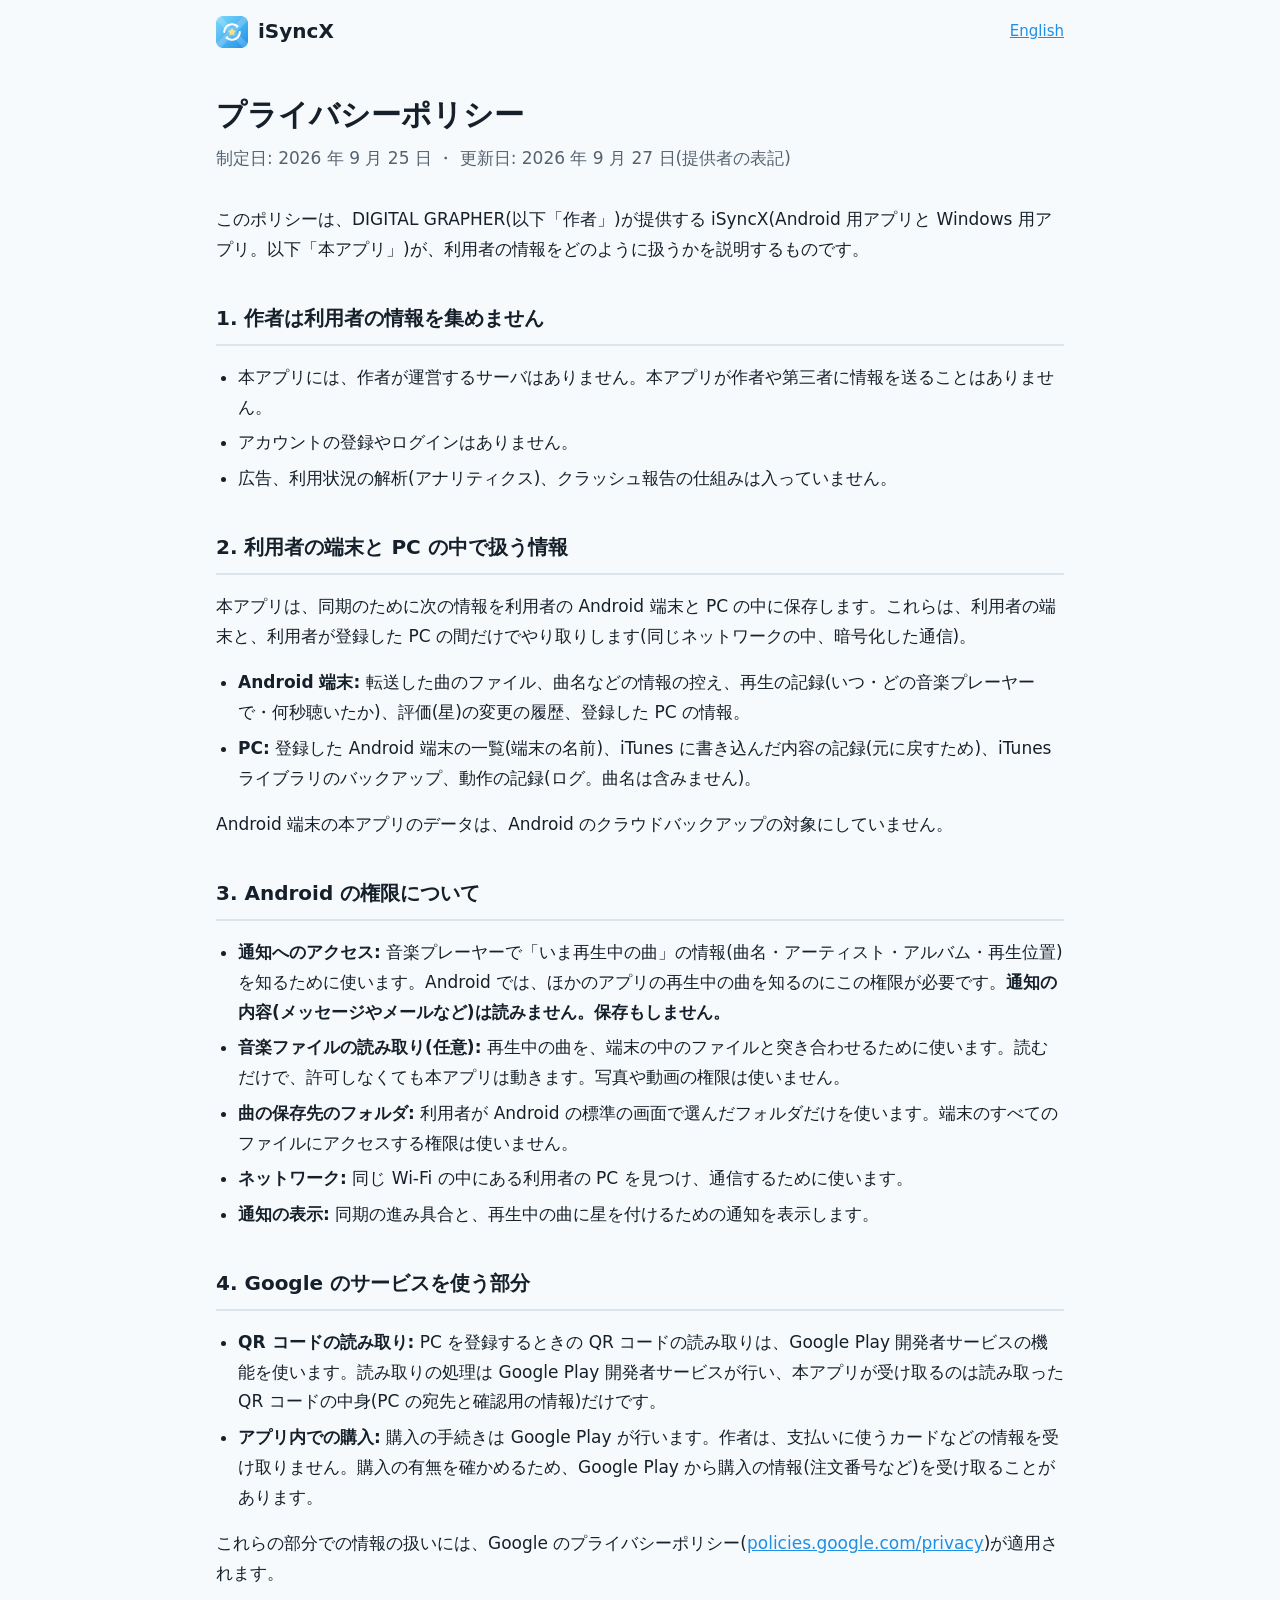
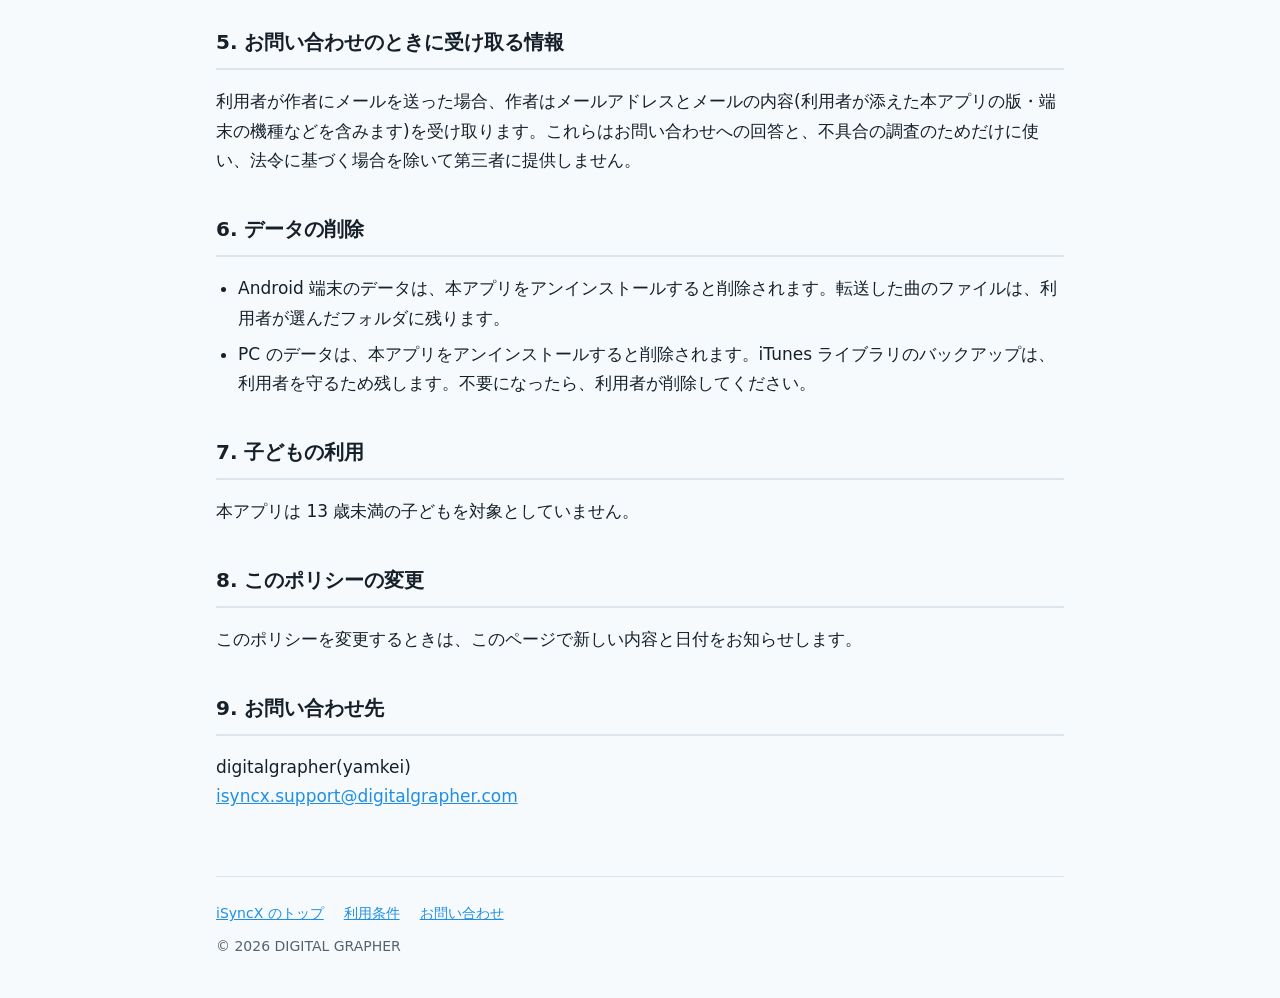
<file: ja/privacy.html>
<!doctype html>
<html lang="ja">
<head>
  <meta charset="utf-8">
  <meta name="viewport" content="width=device-width, initial-scale=1">
  <title>プライバシーポリシー — iSyncX</title>
  <link rel="icon" href="../assets/favicon.png">
  <link rel="stylesheet" href="../assets/style.css">
  <link rel="alternate" hreflang="en" href="../en/privacy.html">
</head>
<body>
  <div class="wrap">
    <header class="top">
      <a class="brand" href="./"><img src="../assets/icon.png" alt="">iSyncX</a>
      <a class="lang" href="../en/privacy.html">English</a>
    </header>

    <main class="doc">
      <h1>プライバシーポリシー</h1>
      <p class="date">制定日: 2026 年 9 月 25 日 ・ 更新日: 2026 年 9 月 27 日(提供者の表記)</p>

      <p>このポリシーは、DIGITAL GRAPHER(以下「作者」)が提供する iSyncX(Android 用アプリと Windows 用アプリ。以下「本アプリ」)が、利用者の情報をどのように扱うかを説明するものです。</p>

      <h2>1. 作者は利用者の情報を集めません</h2>
      <ul>
        <li>本アプリには、作者が運営するサーバはありません。本アプリが作者や第三者に情報を送ることはありません。</li>
        <li>アカウントの登録やログインはありません。</li>
        <li>広告、利用状況の解析(アナリティクス)、クラッシュ報告の仕組みは入っていません。</li>
      </ul>

      <h2>2. 利用者の端末と PC の中で扱う情報</h2>
      <p>本アプリは、同期のために次の情報を利用者の Android 端末と PC の中に保存します。これらは、利用者の端末と、利用者が登録した PC の間だけでやり取りします(同じネットワークの中、暗号化した通信)。</p>
      <ul>
        <li><strong>Android 端末:</strong> 転送した曲のファイル、曲名などの情報の控え、再生の記録(いつ・どの音楽プレーヤーで・何秒聴いたか)、評価(星)の変更の履歴、登録した PC の情報。</li>
        <li><strong>PC:</strong> 登録した Android 端末の一覧(端末の名前)、iTunes に書き込んだ内容の記録(元に戻すため)、iTunes ライブラリのバックアップ、動作の記録(ログ。曲名は含みません)。</li>
      </ul>
      <p>Android 端末の本アプリのデータは、Android のクラウドバックアップの対象にしていません。</p>

      <h2>3. Android の権限について</h2>
      <ul>
        <li><strong>通知へのアクセス:</strong> 音楽プレーヤーで「いま再生中の曲」の情報(曲名・アーティスト・アルバム・再生位置)を知るために使います。Android では、ほかのアプリの再生中の曲を知るのにこの権限が必要です。<strong>通知の内容(メッセージやメールなど)は読みません。保存もしません。</strong></li>
        <li><strong>音楽ファイルの読み取り(任意):</strong> 再生中の曲を、端末の中のファイルと突き合わせるために使います。読むだけで、許可しなくても本アプリは動きます。写真や動画の権限は使いません。</li>
        <li><strong>曲の保存先のフォルダ:</strong> 利用者が Android の標準の画面で選んだフォルダだけを使います。端末のすべてのファイルにアクセスする権限は使いません。</li>
        <li><strong>ネットワーク:</strong> 同じ Wi-Fi の中にある利用者の PC を見つけ、通信するために使います。</li>
        <li><strong>通知の表示:</strong> 同期の進み具合と、再生中の曲に星を付けるための通知を表示します。</li>
      </ul>

      <h2>4. Google のサービスを使う部分</h2>
      <ul>
        <li><strong>QR コードの読み取り:</strong> PC を登録するときの QR コードの読み取りは、Google Play 開発者サービスの機能を使います。読み取りの処理は Google Play 開発者サービスが行い、本アプリが受け取るのは読み取った QR コードの中身(PC の宛先と確認用の情報)だけです。</li>
        <li><strong>アプリ内での購入:</strong> 購入の手続きは Google Play が行います。作者は、支払いに使うカードなどの情報を受け取りません。購入の有無を確かめるため、Google Play から購入の情報(注文番号など)を受け取ることがあります。</li>
      </ul>
      <p>これらの部分での情報の扱いには、Google のプライバシーポリシー(<a href="https://policies.google.com/privacy?hl=ja">policies.google.com/privacy</a>)が適用されます。</p>

      <h2>5. お問い合わせのときに受け取る情報</h2>
      <p>利用者が作者にメールを送った場合、作者はメールアドレスとメールの内容(利用者が添えた本アプリの版・端末の機種などを含みます)を受け取ります。これらはお問い合わせへの回答と、不具合の調査のためだけに使い、法令に基づく場合を除いて第三者に提供しません。</p>

      <h2>6. データの削除</h2>
      <ul>
        <li>Android 端末のデータは、本アプリをアンインストールすると削除されます。転送した曲のファイルは、利用者が選んだフォルダに残ります。</li>
        <li>PC のデータは、本アプリをアンインストールすると削除されます。iTunes ライブラリのバックアップは、利用者を守るため残します。不要になったら、利用者が削除してください。</li>
      </ul>

      <h2>7. 子どもの利用</h2>
      <p>本アプリは 13 歳未満の子どもを対象としていません。</p>

      <h2>8. このポリシーの変更</h2>
      <p>このポリシーを変更するときは、このページで新しい内容と日付をお知らせします。</p>

      <h2>9. お問い合わせ先</h2>
      <p>digitalgrapher(yamkei)<br><a href="mailto:isyncx.support@digitalgrapher.com">isyncx.support@digitalgrapher.com</a></p>
    </main>

    <footer>
      <nav>
        <a href="./">iSyncX のトップ</a>
        <a href="./#terms">利用条件</a>
        <a href="./#support">お問い合わせ</a>
      </nav>
      © 2026 DIGITAL GRAPHER
    </footer>
  </div>
</body>
</html>
</file>
<file: assets/style.css>
/* iSyncX の Web サイト。色はアプリのアイコン(水色 → 青のグラデーション・金の星)から取る */

:root {
  --bg: #f7fafd;
  --surface: #ffffff;
  --text: #16202a;
  --muted: #56636f;
  --line: #dde5ec;
  --accent: #1f8fe6;
  --accent-soft: #e3f2fd;
  --hero-from: #2fa3e8;
  --hero-to: #1565c0;
  --star: #ffe07a;
  --radius: 16px;
}

@media (prefers-color-scheme: dark) {
  :root {
    --bg: #0f151b;
    --surface: #17202a;
    --text: #e6edf3;
    --muted: #9aa8b5;
    --line: #26323e;
    --accent: #6cc2ff;
    --accent-soft: #1a2d3d;
    --hero-from: #1d6fb0;
    --hero-to: #0e3f6b;
  }
}

* { box-sizing: border-box; }

html { -webkit-text-size-adjust: 100%; }

body {
  margin: 0;
  background: var(--bg);
  color: var(--text);
  font-family: system-ui, -apple-system, "Segoe UI", "Hiragino Sans", "Hiragino Kaku Gothic ProN", "Yu Gothic UI", Meiryo, sans-serif;
  font-size: 17px;
  line-height: 1.75;
}

a { color: var(--accent); }

.wrap {
  max-width: 880px;
  margin: 0 auto;
  padding: 0 16px;
}

/* ---- 上の帯 ---- */
.top {
  display: flex;
  align-items: center;
  justify-content: space-between;
  gap: 12px;
  padding: 14px 0;
}
.brand {
  display: flex;
  align-items: center;
  gap: 10px;
  color: var(--text);
  text-decoration: none;
  font-weight: 700;
  font-size: 20px;
}
.brand img { width: 32px; height: 32px; }
.lang { font-size: 15px; }

/* ---- 最初の大きな見出し ---- */
.hero {
  background: linear-gradient(135deg, var(--hero-from), var(--hero-to));
  color: #fff;
  border-radius: 24px;
  padding: 48px 32px;
  display: flex;
  align-items: center;
  gap: 32px;
}
.hero img { width: 128px; height: 128px; flex: none; filter: drop-shadow(0 6px 16px rgba(0, 0, 0, .18)); }
.hero h1 { margin: 0 0 8px; font-size: 34px; line-height: 1.3; }
.hero p { margin: 0; font-size: 18px; opacity: .95; }
.hero .note { margin-top: 16px; font-size: 15px; }
.hero .note strong { color: var(--star); }

/* ---- 節 ---- */
section { margin: 48px 0; }
h2 {
  font-size: 24px;
  margin: 0 0 16px;
  padding-bottom: 8px;
  border-bottom: 2px solid var(--line);
}
h3 { font-size: 18px; margin: 0 0 6px; }

.grid {
  display: grid;
  grid-template-columns: repeat(auto-fit, minmax(240px, 1fr));
  gap: 16px;
}
.card {
  background: var(--surface);
  border: 1px solid var(--line);
  border-radius: var(--radius);
  padding: 20px;
}
.card p { margin: 0; color: var(--muted); font-size: 16px; }

ol.steps { padding-left: 1.4em; }
ol.steps li { margin-bottom: 8px; }

table {
  width: 100%;
  border-collapse: collapse;
  background: var(--surface);
  border: 1px solid var(--line);
  border-radius: var(--radius);
  overflow: hidden;
  font-size: 16px;
}
th, td { text-align: left; vertical-align: top; padding: 12px 16px; border-bottom: 1px solid var(--line); }
tr:last-child th, tr:last-child td { border-bottom: none; }
th { width: 28%; font-weight: 600; background: var(--accent-soft); }

.get {
  display: grid;
  grid-template-columns: repeat(auto-fit, minmax(240px, 1fr));
  gap: 16px;
}
.get .card { display: flex; flex-direction: column; gap: 8px; }
.get-btn {
  display: inline-block;
  align-self: flex-start;
  background: var(--accent);
  color: var(--surface);
  border-radius: 999px;
  padding: 8px 20px;
  font-weight: 600;
  text-decoration: none;
}
.get-btn:hover { filter: brightness(1.08); }
.card p.note-small { font-size: 14px; }
.soon {
  display: inline-block;
  align-self: flex-start;
  background: var(--accent-soft);
  color: var(--accent);
  border-radius: 999px;
  padding: 2px 12px;
  font-size: 14px;
  font-weight: 600;
}

.callout {
  background: var(--accent-soft);
  border-radius: var(--radius);
  padding: 16px 20px;
}

/* ---- 文書(プライバシーポリシー) ---- */
.doc h1 { font-size: 30px; line-height: 1.35; margin: 32px 0 8px; }
.doc .date { color: var(--muted); margin: 0 0 32px; }
.doc h2 { font-size: 20px; margin-top: 36px; }
.doc ul { padding-left: 1.3em; }
.doc li { margin-bottom: 6px; }

/* ---- 下の帯 ---- */
footer {
  margin-top: 64px;
  padding: 24px 0 40px;
  border-top: 1px solid var(--line);
  color: var(--muted);
  font-size: 14px;
}
footer nav { display: flex; flex-wrap: wrap; gap: 8px 20px; margin-bottom: 8px; }
.small { font-size: 14px; color: var(--muted); }

@media (max-width: 600px) {
  body { font-size: 16px; }
  .hero { flex-direction: column; text-align: center; padding: 32px 20px; gap: 16px; }
  .hero img { width: 96px; height: 96px; }
  .hero h1 { font-size: 26px; }
  th, td { display: block; width: 100%; }
  th { border-bottom: none; padding-bottom: 4px; }
  td { padding-top: 4px; }
}
</file>
